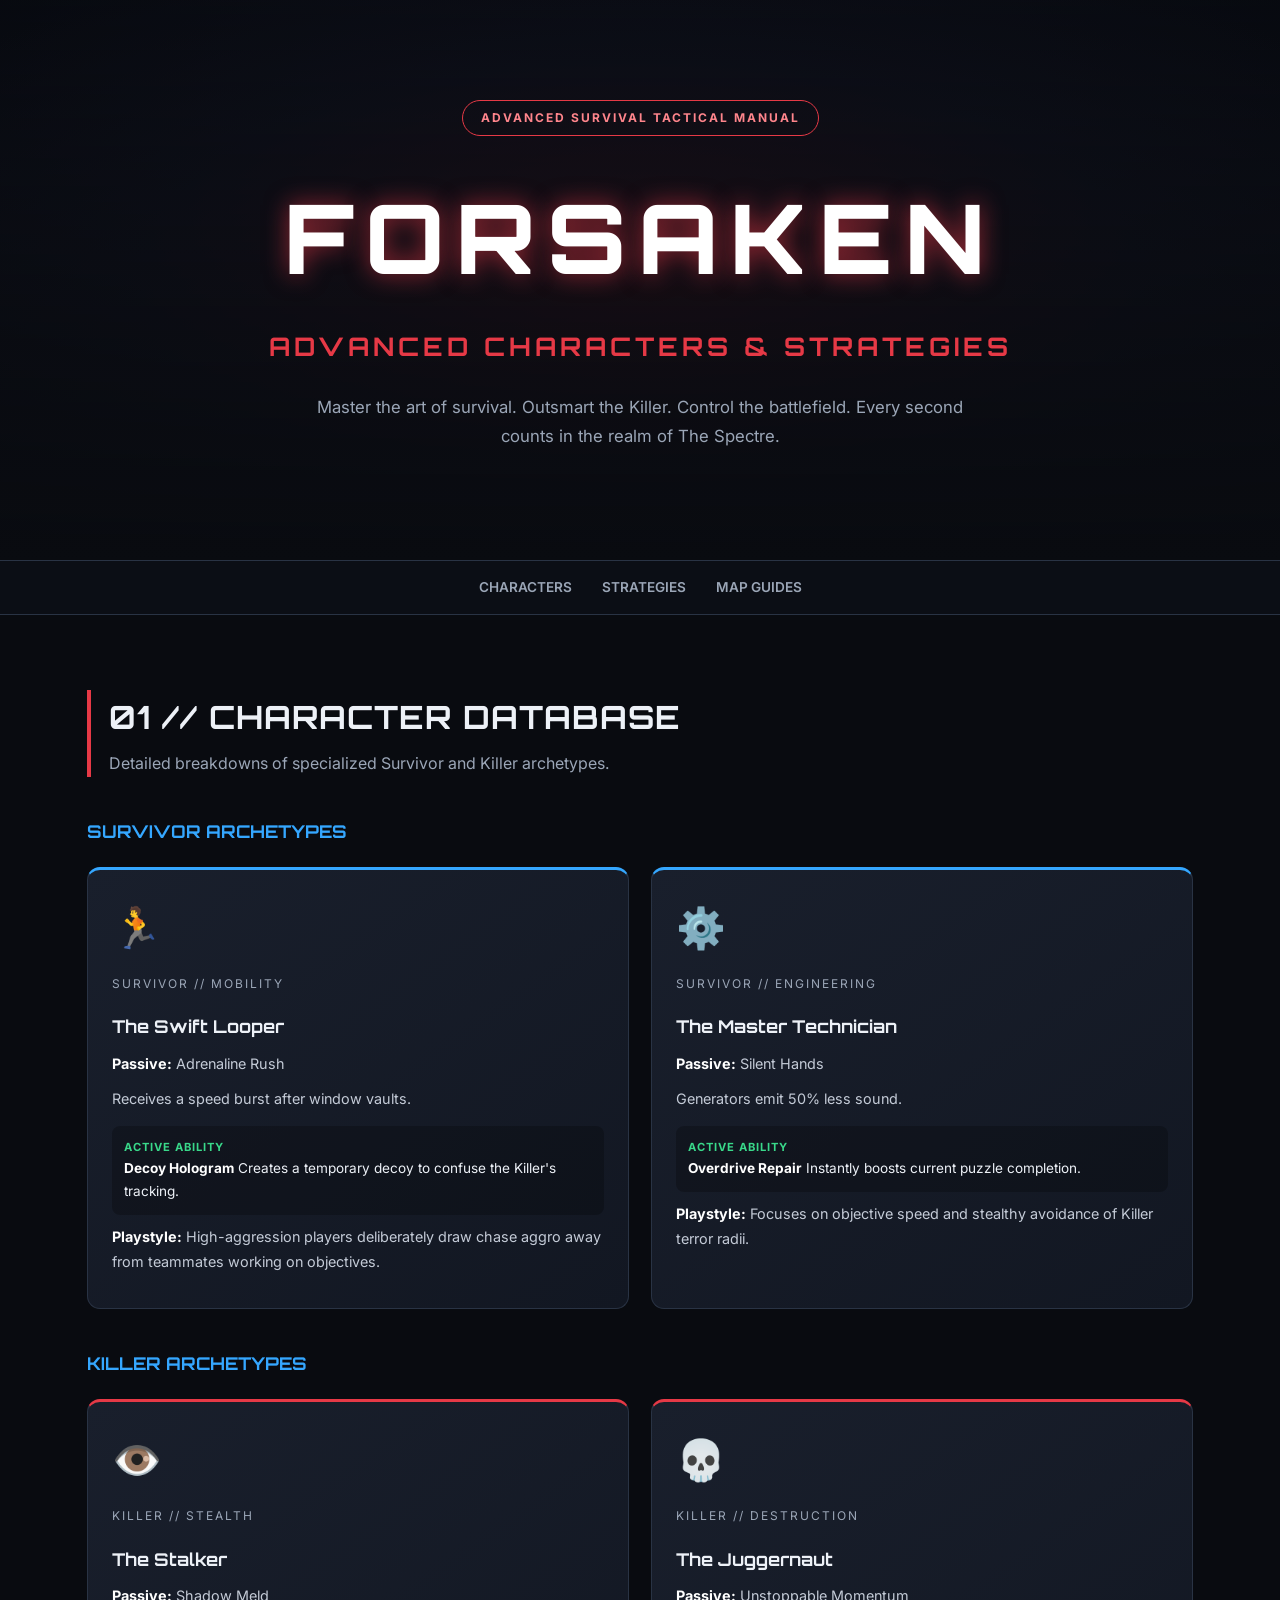
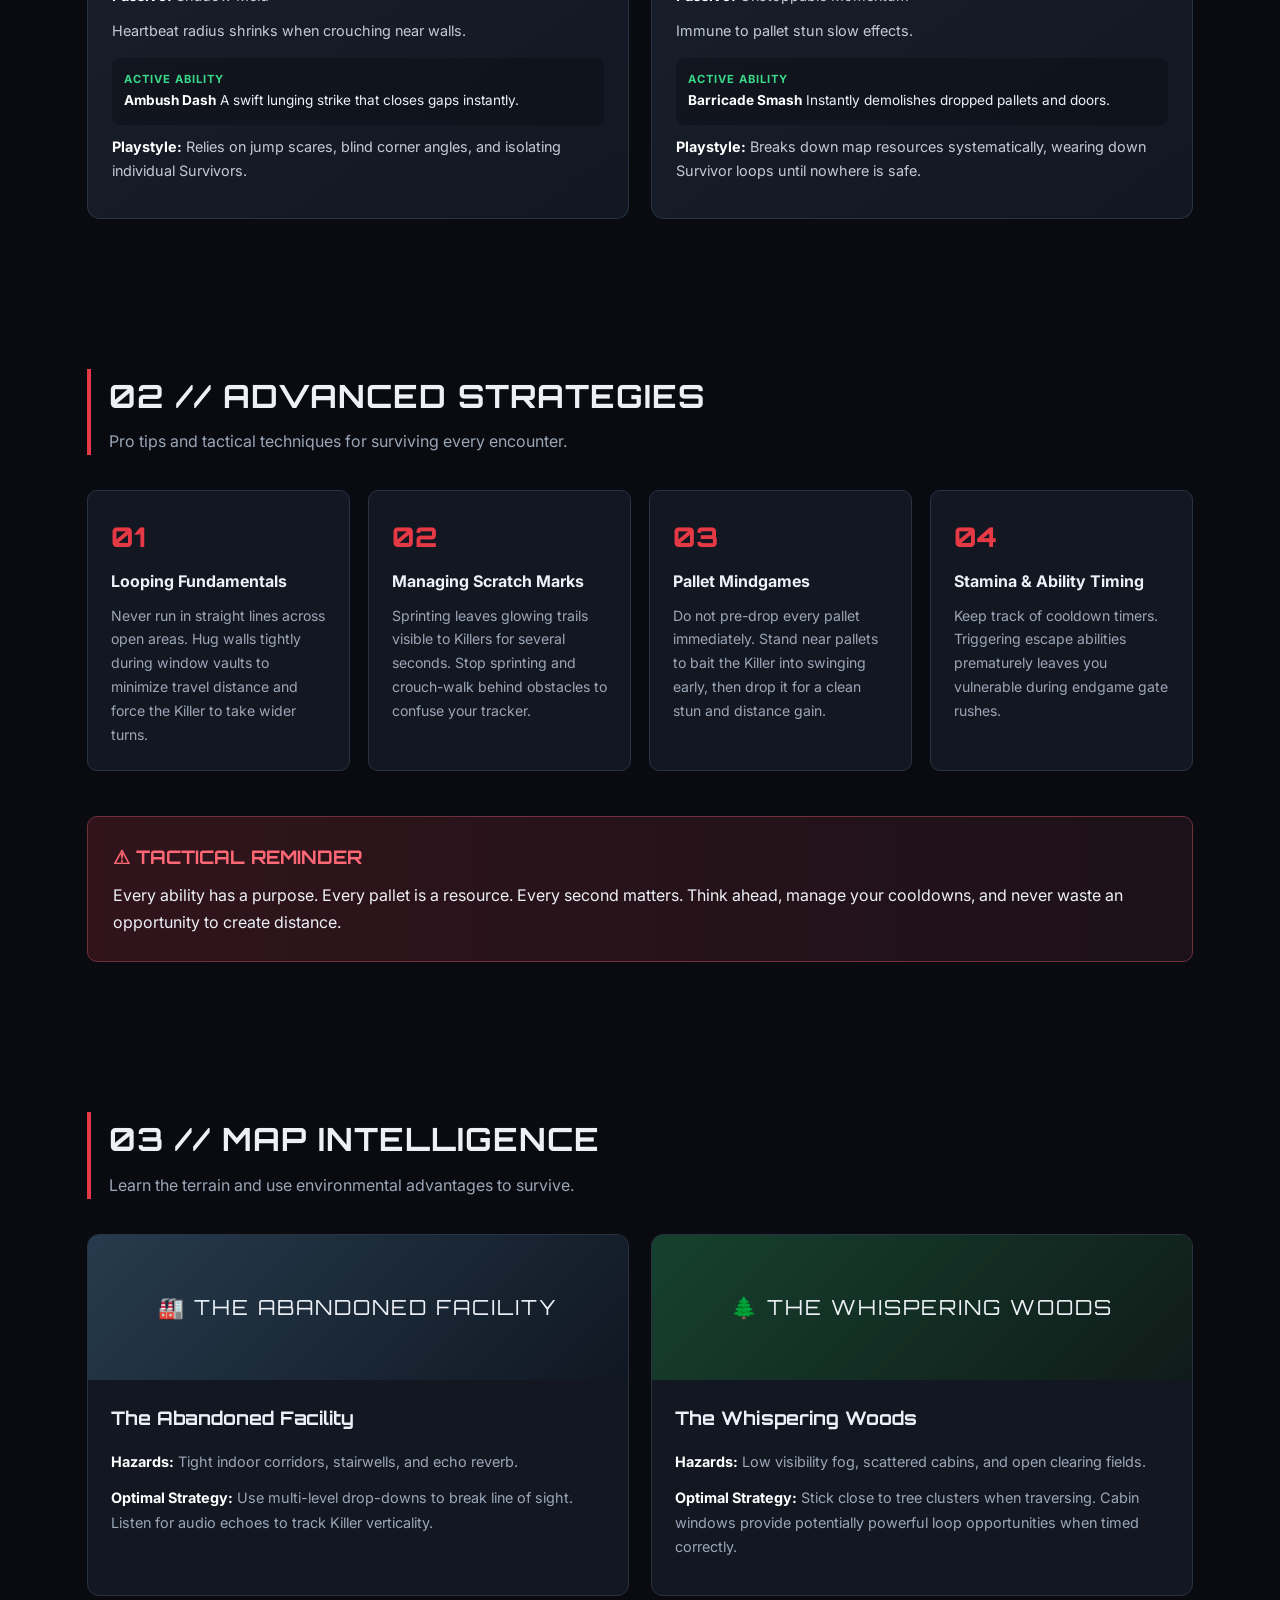
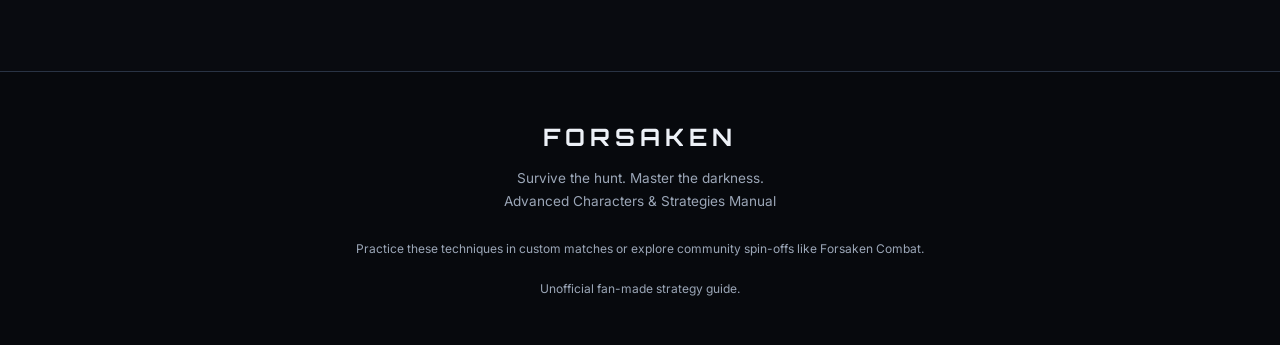
<file: about.html>
<!DOCTYPE html>
<html lang="en">

<head>
    <meta charset="UTF-8">
    <meta name="viewport" content="width=device-width, initial-scale=1.0">
    <title>FORSAKEN | Advanced Survival Manual</title>

    <style>
        @import url('https://fonts.googleapis.com/css2?family=Orbitron:wght@400;500;600;700;800&family=Inter:wght@400;500;600;700&display=swap');

        :root {
            --bg: #090b10;
            --panel: #121722;
            --panel2: #191f2c;
            --red: #e63946;
            --blue: #35a7ff;
            --purple: #a855f7;
            --green: #39d98a;
            --text: #edf1f7;
            --muted: #9ba6b7;
            --border: #293344;
        }

        * {
            margin: 0;
            padding: 0;
            box-sizing: border-box;
        }

        html {
            scroll-behavior: smooth;
        }

        body {
            background: var(--bg);
            color: var(--text);
            font-family: 'Inter', sans-serif;
            line-height: 1.7;
        }

        header {
            min-height: 440px;
            padding: 100px 20px 85px;
            text-align: center;
            background:
                linear-gradient(180deg, rgba(5, 8, 15, .45), #090b10),
                radial-gradient(ellipse at center, #35121c 0%, #11121d 55%, #090b10 100%);
            border-bottom: 1px solid var(--border);
        }

        .logo {
            font-family: 'Orbitron', sans-serif;
            font-size: clamp(3rem, 10vw, 6rem);
            font-weight: 800;
            letter-spacing: 12px;
            color: #fff;
            text-shadow: 0 0 25px rgba(230, 57, 70, .65);
        }

        header h2 {
            font-family: 'Orbitron', sans-serif;
            color: var(--red);
            letter-spacing: 4px;
            font-size: clamp(1rem, 3vw, 1.6rem);
            margin-top: 5px;
        }

        header p {
            max-width: 650px;
            margin: 25px auto;
            color: var(--muted);
            font-size: 1.05rem;
        }

        .tag {
            display: inline-block;
            padding: 7px 18px;
            border: 1px solid var(--red);
            border-radius: 30px;
            color: #ff858c;
            font-size: .75rem;
            letter-spacing: 2px;
            font-weight: 700;
            margin-bottom: 20px;
        }

        nav {
            background: rgba(12, 15, 23, .95);
            border-bottom: 1px solid var(--border);
            padding: 15px;
            position: sticky;
            top: 0;
            z-index: 10;
            display: flex;
            justify-content: center;
            flex-wrap: wrap;
            gap: 30px;
            backdrop-filter: blur(12px);
        }

        nav a {
            color: var(--muted);
            text-decoration: none;
            font-size: .85rem;
            font-weight: 600;
            transition: .2s;
        }

        nav a:hover {
            color: var(--red);
        }

        .container {
            max-width: 1150px;
            margin: auto;
            padding: 75px 22px;
        }

        .section-heading {
            margin-bottom: 35px;
            border-left: 4px solid var(--red);
            padding-left: 18px;
        }

        .section-heading h2 {
            font-family: 'Orbitron', sans-serif;
            font-size: clamp(1.3rem, 4vw, 2rem);
            letter-spacing: 1px;
        }

        .section-heading p {
            color: var(--muted);
            margin-top: 5px;
        }

        .subheading {
            font-family: 'Orbitron', sans-serif;
            font-size: 1.1rem;
            margin: 40px 0 20px;
            color: var(--blue);
        }

        .character-grid {
            display: grid;
            grid-template-columns: repeat(auto-fit, minmax(245px, 1fr));
            gap: 22px;
        }

        .character-card {
            background: linear-gradient(145deg, var(--panel2), var(--panel));
            border: 1px solid var(--border);
            border-radius: 13px;
            padding: 24px;
            transition: transform .25s, border-color .25s, box-shadow .25s;
            position: relative;
            overflow: hidden;
        }

        .character-card:hover {
            transform: translateY(-6px);
            border-color: var(--red);
            box-shadow: 0 12px 35px rgba(0, 0, 0, .4);
        }

        .character-card.survivor {
            border-top: 3px solid var(--blue);
        }

        .character-card.killer {
            border-top: 3px solid var(--red);
        }

        .character-icon {
            font-size: 2.5rem;
            margin-bottom: 12px;
        }

        .character-card h3 {
            font-family: 'Orbitron', sans-serif;
            font-size: 1.1rem;
            margin-bottom: 8px;
        }

        .archetype {
            color: var(--muted);
            font-size: .75rem;
            letter-spacing: 2px;
            text-transform: uppercase;
            margin-bottom: 18px;
        }

        .character-card p {
            font-size: .9rem;
            color: #c4cbd7;
            margin: 10px 0;
        }

        .character-card strong {
            color: #fff;
        }

        .ability {
            background: rgba(0, 0, 0, .25);
            border-radius: 8px;
            padding: 12px;
            margin-top: 15px;
            font-size: .85rem;
        }

        .ability span {
            display: block;
            color: var(--green);
            font-size: .7rem;
            letter-spacing: 1px;
            font-weight: 700;
        }

        .strategy-grid {
            display: grid;
            grid-template-columns: repeat(auto-fit, minmax(230px, 1fr));
            gap: 18px;
        }

        .strategy-card {
            background: var(--panel);
            border: 1px solid var(--border);
            border-radius: 10px;
            padding: 23px;
        }

        .strategy-card .number {
            font-family: 'Orbitron', sans-serif;
            color: var(--red);
            font-size: 1.7rem;
            font-weight: 800;
        }

        .strategy-card h3 {
            margin: 8px 0;
            font-size: 1rem;
        }

        .strategy-card p {
            color: var(--muted);
            font-size: .88rem;
        }

        .map-grid {
            display: grid;
            grid-template-columns: repeat(auto-fit, minmax(280px, 1fr));
            gap: 22px;
        }

        .map-card {
            background: var(--panel);
            border: 1px solid var(--border);
            border-radius: 12px;
            overflow: hidden;
        }

        .map-banner {
            height: 145px;
            display: flex;
            align-items: center;
            justify-content: center;
            font-family: 'Orbitron', sans-serif;
            font-size: 1.3rem;
            letter-spacing: 2px;
            text-align: center;
            padding: 15px;
        }

        .facility {
            background: linear-gradient(135deg, #263b4d, #101722);
        }

        .woods {
            background: linear-gradient(135deg, #16412e, #101b19);
        }

        .map-content {
            padding: 23px;
        }

        .map-content h3 {
            font-family: 'Orbitron', sans-serif;
            margin-bottom: 15px;
        }

        .map-content p {
            color: var(--muted);
            font-size: .9rem;
            margin-bottom: 12px;
        }

        .map-content strong {
            color: #fff;
        }

        .warning {
            background: linear-gradient(90deg, #31141b, #1c1118);
            border: 1px solid #71303c;
            border-radius: 10px;
            padding: 25px;
            margin-top: 45px;
        }

        .warning h3 {
            color: #ff6874;
            font-family: 'Orbitron', sans-serif;
            margin-bottom: 8px;
        }

        footer {
            border-top: 1px solid var(--border);
            padding: 45px 20px;
            text-align: center;
            background: #07090d;
        }

        footer h2 {
            font-family: 'Orbitron', sans-serif;
            letter-spacing: 5px;
            margin-bottom: 10px;
        }

        footer p {
            color: var(--muted);
            font-size: .85rem;
        }

        footer .copyright {
            margin-top: 25px;
            font-size: .75rem;
        }

        @media(max-width:600px) {
            nav {
                gap: 15px;
            }

            nav a {
                font-size: .75rem;
            }

            .container {
                padding: 50px 17px;
            }

            header {
                min-height: 380px;
                padding-top: 85px;
            }

            .logo {
                letter-spacing: 6px;
            }
        }
    </style>
</head>

<body>

    <header>
        <div class="tag">ADVANCED SURVIVAL TACTICAL MANUAL</div>
        <h1 class="logo">FORSAKEN</h1>
        <h2>ADVANCED CHARACTERS & STRATEGIES</h2>
        <p>
            Master the art of survival. Outsmart the Killer.
            Control the battlefield. Every second counts in
            the realm of The Spectre.
        </p>
    </header>

    <nav>
        <a href="#characters">CHARACTERS</a>
        <a href="#strategies">STRATEGIES</a>
        <a href="#maps">MAP GUIDES</a>
    </nav>

    <!-- CHARACTERS -->

    <section class="container" id="characters">

        <div class="section-heading">
            <h2>01 // CHARACTER DATABASE</h2>
            <p>Detailed breakdowns of specialized Survivor and Killer archetypes.</p>
        </div>

        <h3 class="subheading">SURVIVOR ARCHETYPES</h3>

        <div class="character-grid">

            <article class="character-card survivor">
                <div class="character-icon">🏃</div>
                <div class="archetype">Survivor // Mobility</div>
                <h3>The Swift Looper</h3>

                <p><strong>Passive:</strong> Adrenaline Rush</p>
                <p>Receives a speed burst after window vaults.</p>

                <div class="ability">
                    <span>ACTIVE ABILITY</span>
                    <strong>Decoy Hologram</strong>
                    Creates a temporary decoy to confuse the
                    Killer's tracking.
                </div>

                <p><strong>Playstyle:</strong> High-aggression players
                    deliberately draw chase aggro away from teammates
                    working on objectives.</p>
            </article>

            <article class="character-card survivor">
                <div class="character-icon">⚙️</div>
                <div class="archetype">Survivor // Engineering</div>
                <h3>The Master Technician</h3>

                <p><strong>Passive:</strong> Silent Hands</p>
                <p>Generators emit 50% less sound.</p>

                <div class="ability">
                    <span>ACTIVE ABILITY</span>
                    <strong>Overdrive Repair</strong>
                    Instantly boosts current puzzle completion.
                </div>

                <p><strong>Playstyle:</strong> Focuses on objective
                    speed and stealthy avoidance of Killer terror radii.</p>
            </article>

        </div>

        <h3 class="subheading">KILLER ARCHETYPES</h3>

        <div class="character-grid">

            <article class="character-card killer">
                <div class="character-icon">👁️</div>
                <div class="archetype">Killer // Stealth</div>
                <h3>The Stalker</h3>

                <p><strong>Passive:</strong> Shadow Meld</p>
                <p>Heartbeat radius shrinks when crouching near walls.</p>

                <div class="ability">
                    <span>ACTIVE ABILITY</span>
                    <strong>Ambush Dash</strong>
                    A swift lunging strike that closes gaps instantly.
                </div>

                <p><strong>Playstyle:</strong> Relies on jump scares,
                    blind corner angles, and isolating individual Survivors.</p>
            </article>

            <article class="character-card killer">
                <div class="character-icon">💀</div>
                <div class="archetype">Killer // Destruction</div>
                <h3>The Juggernaut</h3>

                <p><strong>Passive:</strong> Unstoppable Momentum</p>
                <p>Immune to pallet stun slow effects.</p>

                <div class="ability">
                    <span>ACTIVE ABILITY</span>
                    <strong>Barricade Smash</strong>
                    Instantly demolishes dropped pallets and doors.
                </div>

                <p><strong>Playstyle:</strong> Breaks down map resources
                    systematically, wearing down Survivor loops until
                    nowhere is safe.</p>
            </article>

        </div>
    </section>

    <!-- STRATEGIES -->

    <section class="container" id="strategies">

        <div class="section-heading">
            <h2>02 // ADVANCED STRATEGIES</h2>
            <p>Pro tips and tactical techniques for surviving every encounter.</p>
        </div>

        <div class="strategy-grid">

            <article class="strategy-card">
                <div class="number">01</div>
                <h3>Looping Fundamentals</h3>
                <p>
                    Never run in straight lines across open areas.
                    Hug walls tightly during window vaults to
                    minimize travel distance and force the Killer
                    to take wider turns.
                </p>
            </article>

            <article class="strategy-card">
                <div class="number">02</div>
                <h3>Managing Scratch Marks</h3>
                <p>
                    Sprinting leaves glowing trails visible to
                    Killers for several seconds. Stop sprinting
                    and crouch-walk behind obstacles to confuse
                    your tracker.
                </p>
            </article>

            <article class="strategy-card">
                <div class="number">03</div>
                <h3>Pallet Mindgames</h3>
                <p>
                    Do not pre-drop every pallet immediately.
                    Stand near pallets to bait the Killer into
                    swinging early, then drop it for a clean stun
                    and distance gain.
                </p>
            </article>

            <article class="strategy-card">
                <div class="number">04</div>
                <h3>Stamina & Ability Timing</h3>
                <p>
                    Keep track of cooldown timers. Triggering
                    escape abilities prematurely leaves you
                    vulnerable during endgame gate rushes.
                </p>
            </article>

        </div>

        <div class="warning">
            <h3>⚠ TACTICAL REMINDER</h3>
            <p>
                Every ability has a purpose. Every pallet is a
                resource. Every second matters. Think ahead,
                manage your cooldowns, and never waste an
                opportunity to create distance.
            </p>
        </div>

    </section>

    <!-- MAPS -->

    <section class="container" id="maps">

        <div class="section-heading">
            <h2>03 // MAP INTELLIGENCE</h2>
            <p>Learn the terrain and use environmental advantages to survive.</p>
        </div>

        <div class="map-grid">

            <article class="map-card">
                <div class="map-banner facility">
                    🏭 THE ABANDONED FACILITY
                </div>

                <div class="map-content">
                    <h3>The Abandoned Facility</h3>

                    <p>
                        <strong>Hazards:</strong> Tight indoor corridors,
                        stairwells, and echo reverb.
                    </p>

                    <p>
                        <strong>Optimal Strategy:</strong> Use
                        multi-level drop-downs to break line of sight.
                        Listen for audio echoes to track Killer
                        verticality.
                    </p>
                </div>
            </article>

            <article class="map-card">
                <div class="map-banner woods">
                    🌲 THE WHISPERING WOODS
                </div>

                <div class="map-content">
                    <h3>The Whispering Woods</h3>

                    <p>
                        <strong>Hazards:</strong> Low visibility fog,
                        scattered cabins, and open clearing fields.
                    </p>

                    <p>
                        <strong>Optimal Strategy:</strong> Stick close
                        to tree clusters when traversing. Cabin windows
                        provide potentially powerful loop opportunities
                        when timed correctly.
                    </p>
                </div>
            </article>

        </div>

    </section>

    <!-- FOOTER -->

    <footer>
        <h2>FORSAKEN</h2>
        <p>Survive the hunt. Master the darkness.</p>
        <p>Advanced Characters & Strategies Manual</p>

        <p class="copyright">
            Practice these techniques in custom matches or
            explore community spin-offs like Forsaken Combat.
            <br><br>
            Unofficial fan-made strategy guide.
        </p>
    </footer>

</body>

</html>
</file>
